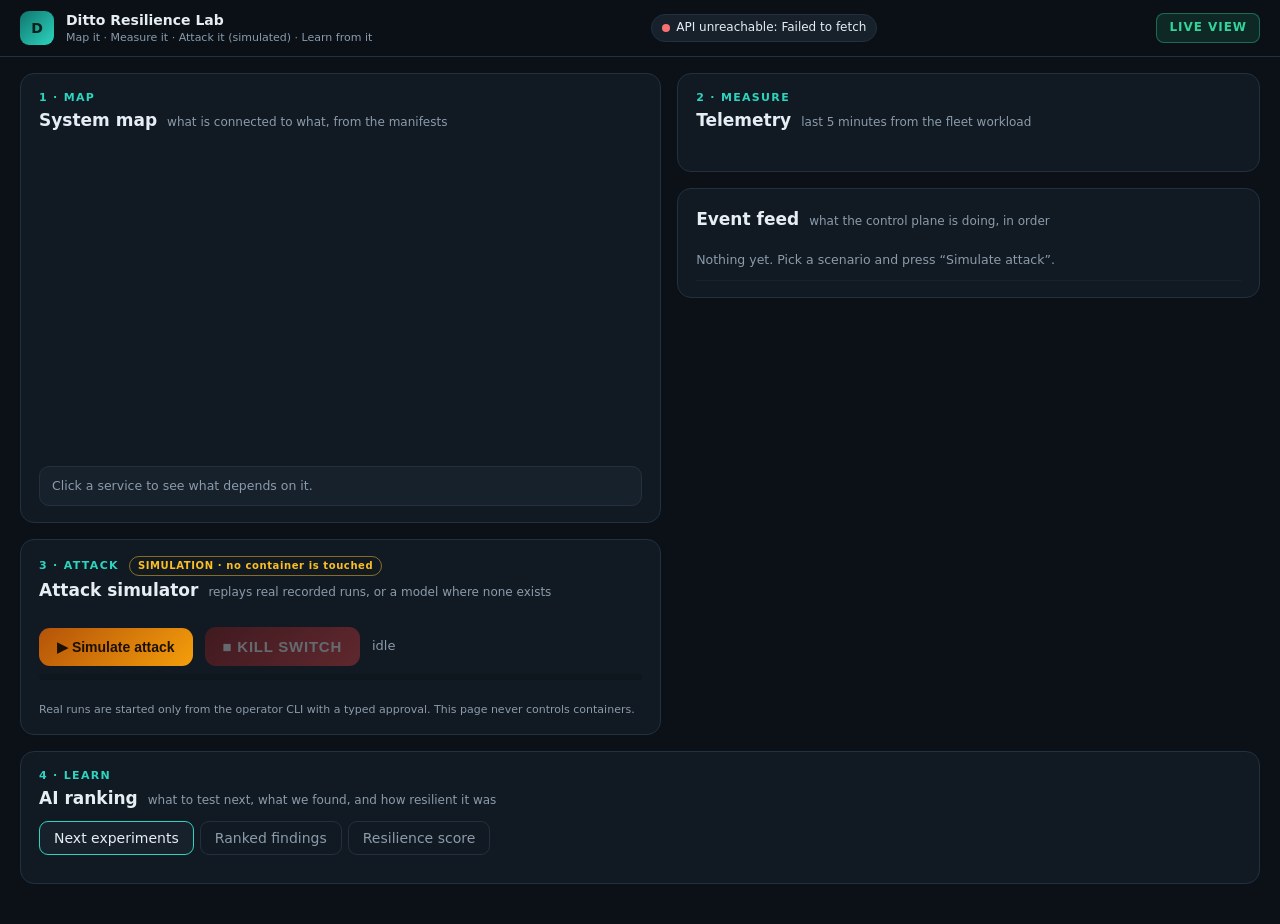
<file: frontend/lab.html>
<!doctype html>
<html lang="en">
<head>
  <meta charset="utf-8">
  <meta name="viewport" content="width=device-width, initial-scale=1">
  <title>Ditto Resilience Lab</title>
  <link rel="stylesheet" href="lab.css">
</head>
<body>
  <header class="top">
    <div class="brand"><span class="logo">D</span><div><strong>Ditto Resilience Lab</strong><small>Map it · Measure it · Attack it (simulated) · Learn from it</small></div></div>
    <div class="pills" id="pills"></div>
    <div class="mode" id="mode">LIVE VIEW</div>
  </header>

  <main class="layout">
    <div class="col">
      <section class="panel" id="map-panel">
        <div class="eyebrow">1 · MAP</div>
        <h2>System map <span class="sub">what is connected to what, from the manifests</span></h2>
        <div class="legend" id="legend"></div>
        <svg id="graph" viewBox="0 0 640 330" role="img" aria-label="Service dependency graph"></svg>
        <div class="node-card" id="node-card">Click a service to see what depends on it.</div>
      </section>

      <section class="panel" id="sim-panel">
        <div class="eyebrow">3 · ATTACK <span class="tag warn">SIMULATION · no container is touched</span></div>
        <h2>Attack simulator <span class="sub">replays real recorded runs, or a model where none exists</span></h2>
        <div class="scenarios" id="scenarios"></div>
        <div class="sim-controls">
          <button id="btn-attack" class="btn attack">▶ Simulate attack</button>
          <button id="btn-kill" class="btn kill" disabled>■ KILL SWITCH</button>
          <div class="timer" id="timer">idle</div>
        </div>
        <div class="progress"><div id="progress-bar"></div></div>
        <div class="rules" id="rules"></div>
        <p class="fineprint" id="sim-note">Real runs are started only from the operator CLI with a typed approval. This page never controls containers.</p>
      </section>
    </div>

    <div class="col">
      <section class="panel" id="tele-panel">
        <div class="eyebrow">2 · MEASURE</div>
        <h2>Telemetry <span class="sub" id="tele-sub">last 5 minutes from the fleet workload</span></h2>
        <div class="kpis" id="kpis"></div>
        <div class="charts" id="charts"></div>
      </section>

      <section class="panel" id="feed-panel">
        <h2>Event feed <span class="sub">what the control plane is doing, in order</span></h2>
        <ol class="feed" id="feed"><li class="muted">Nothing yet. Pick a scenario and press “Simulate attack”.</li></ol>
      </section>
    </div>

    <section class="panel wide" id="ai-panel">
      <div class="eyebrow">4 · LEARN</div>
      <h2>AI ranking <span class="sub">what to test next, what we found, and how resilient it was</span></h2>
      <div class="tabs" id="tabs">
        <button data-tab="next" class="on">Next experiments</button>
        <button data-tab="findings">Ranked findings</button>
        <button data-tab="score">Resilience score</button>
      </div>
      <div id="tab-body"></div>
    </section>
  </main>
  <script src="config.js"></script>
  <script src="lab.js"></script>
</body>
</html>
</file>
<file: frontend/lab.css>
:root{
  --bg:#0b1117;--panel:#111a23;--panel2:#16212c;--line:#22303f;--text:#e6edf3;--muted:#8b9bab;
  --teal:#2dd4bf;--ok:#34d399;--warn:#fbbf24;--bad:#f87171;--info:#60a5fa;--viol:#a78bfa;
  color-scheme:dark;
}
*{box-sizing:border-box}
body{margin:0;background:var(--bg);color:var(--text);font:14px/1.45 system-ui,-apple-system,"Segoe UI",sans-serif}
body.simulating{box-shadow:inset 0 0 0 3px rgba(251,191,36,.55)}
h2{margin:2px 0 10px;font-size:17px;font-weight:650;display:flex;gap:10px;align-items:baseline;flex-wrap:wrap}
.sub{font-size:12px;font-weight:400;color:var(--muted)}
.muted{color:var(--muted)}
.top{position:sticky;top:0;z-index:5;display:flex;gap:18px;align-items:center;justify-content:space-between;flex-wrap:wrap;padding:10px 20px;background:rgba(11,17,23,.92);backdrop-filter:blur(6px);border-bottom:1px solid var(--line)}
.brand{display:flex;gap:12px;align-items:center}
.brand small{display:block;color:var(--muted);font-size:11px}
.logo{display:grid;place-items:center;width:34px;height:34px;border-radius:9px;background:linear-gradient(135deg,#0f766e,#2dd4bf);color:#04201c;font-weight:800}
.pills{display:flex;gap:8px;flex-wrap:wrap}
.pill{display:inline-flex;gap:6px;align-items:center;padding:4px 10px;border-radius:999px;background:var(--panel2);border:1px solid var(--line);font-size:12px}
.pill i{width:8px;height:8px;border-radius:50%;background:var(--muted)}
.pill.ok i{background:var(--ok)}.pill.warn i{background:var(--warn)}.pill.bad i{background:var(--bad)}
.mode{padding:5px 12px;border-radius:8px;font-weight:700;font-size:12px;letter-spacing:.08em;background:rgba(52,211,153,.12);color:var(--ok);border:1px solid rgba(52,211,153,.4)}
.mode.sim{background:rgba(251,191,36,.14);color:var(--warn);border-color:rgba(251,191,36,.6);animation:pulse 1.2s infinite}
@keyframes pulse{50%{opacity:.55}}
.layout{display:grid;grid-template-columns:minmax(0,1.1fr) minmax(0,1fr);gap:16px;padding:16px 20px 40px;max-width:1500px;margin:0 auto}
.col{display:flex;flex-direction:column;gap:16px;min-width:0}
.wide{grid-column:1/-1}
.panel{background:var(--panel);border:1px solid var(--line);border-radius:14px;padding:16px 18px;min-width:0}
.eyebrow{font-size:11px;letter-spacing:.12em;color:var(--teal);font-weight:700;display:flex;gap:10px;align-items:center}
.tag{font-size:10px;letter-spacing:.06em;padding:2px 8px;border-radius:999px;border:1px solid var(--line);color:var(--muted)}
.tag.warn{color:var(--warn);border-color:rgba(251,191,36,.5)}
.legend{display:flex;gap:14px;flex-wrap:wrap;font-size:11px;color:var(--muted);margin-bottom:4px}
.legend span{display:inline-flex;gap:6px;align-items:center}
.legend b{display:inline-block;width:18px;height:0;border-top:2px solid var(--muted)}
.legend b.dash{border-top-style:dashed}
.legend em{width:10px;height:10px;border-radius:3px;display:inline-block}
#graph{width:100%;height:auto;display:block}
.node rect{fill:var(--panel2);stroke:#2f4357;stroke-width:1.4;rx:9;transition:all .25s}
.node text{fill:var(--text);font-size:12px;font-weight:600}
.node .slis{fill:var(--muted);font-size:9px;font-weight:400}
.node{cursor:pointer}
.node:hover rect{stroke:var(--teal)}
.node.sel rect{stroke:var(--teal);stroke-width:2.4}
.node.target rect{fill:#3b1519;stroke:var(--bad);stroke-width:2.4}
.node.target{animation:pulse 0.9s infinite}
.node.impacted rect{fill:#3a2d0f;stroke:var(--warn);stroke-width:2}
.node.recover rect{fill:#10283f;stroke:var(--info);stroke-width:2}
.edge{fill:none;stroke:#3a5068;stroke-width:1.4}
.edge.documented{stroke-dasharray:5 4;stroke:#7a6a3a}
.edge.hot{stroke:var(--bad);stroke-width:2.2}
.node-card{margin-top:8px;padding:10px 12px;border-radius:10px;background:var(--panel2);border:1px solid var(--line);font-size:12.5px;color:var(--muted)}
.node-card strong{color:var(--text)}
.chip{display:inline-block;padding:1px 8px;margin:1px 3px 1px 0;border-radius:999px;font-size:11px;border:1px solid var(--line);background:#0e161e}
.chip.hold{color:var(--ok);border-color:rgba(52,211,153,.4)}.chip.degrade{color:var(--warn);border-color:rgba(251,191,36,.5)}.chip.fail{color:var(--bad);border-color:rgba(248,113,113,.5)}
.scenarios{display:grid;grid-template-columns:repeat(auto-fill,minmax(190px,1fr));gap:10px}
.scn{all:unset;box-sizing:border-box;cursor:pointer;padding:10px 12px;border-radius:11px;background:var(--panel2);border:1px solid var(--line);display:block}
.scn:hover{border-color:#3a566f}
.scn.on{border-color:var(--warn);background:#2a2412}
.scn:disabled{opacity:.45;cursor:not-allowed}.scn:disabled:hover{border-color:var(--line)}
.scn:focus-visible,.tabs button:focus-visible{outline:2px solid var(--teal);outline-offset:2px}
.row-btn:disabled{opacity:.4;cursor:not-allowed}
.scn strong{display:block;font-size:13px}.scn small{display:block;color:var(--muted);font-size:11px;margin-top:2px}
.scn .src{margin-top:6px;font-size:10px;letter-spacing:.06em}
.src.real{color:var(--ok)}.src.model{color:var(--viol)}
.sim-controls{display:flex;gap:12px;align-items:center;margin:14px 0 8px;flex-wrap:wrap}
.btn{border:0;border-radius:11px;padding:11px 18px;font-weight:700;font-size:14px;cursor:pointer;color:#fff}
.btn.attack{background:linear-gradient(135deg,#b45309,#f59e0b);color:#1c1002}
.btn.kill{background:linear-gradient(135deg,#991b1b,#ef4444);font-size:15px;letter-spacing:.05em;box-shadow:0 0 0 0 rgba(239,68,68,.6)}
.btn.kill:not(:disabled){animation:armed 1.4s infinite}
@keyframes armed{70%{box-shadow:0 0 0 12px rgba(239,68,68,0)}}
.btn:disabled{opacity:.35;cursor:not-allowed;animation:none}
.timer{font-variant-numeric:tabular-nums;color:var(--muted);font-size:13px}
.progress{height:6px;background:#0e161e;border-radius:99px;overflow:hidden}
.progress div{height:100%;width:0;background:linear-gradient(90deg,var(--teal),var(--warn));transition:width .3s}
.rules{display:grid;grid-template-columns:repeat(auto-fit,minmax(200px,1fr));gap:8px;margin-top:12px}
.rule{padding:8px 10px;border-radius:9px;border:1px solid var(--line);background:var(--panel2);font-size:12px;display:flex;gap:8px;align-items:center}
.rule i{width:9px;height:9px;border-radius:50%;background:var(--ok);flex:none}
.rule.tripped{border-color:var(--bad);background:#30151a}.rule.tripped i{background:var(--bad)}
.rule small{color:var(--muted);display:block}
.fineprint{font-size:11px;color:var(--muted);margin:10px 0 0}
.kpis{display:grid;grid-template-columns:repeat(auto-fit,minmax(130px,1fr));gap:10px;margin-bottom:12px}
.kpi{padding:10px 12px;border-radius:11px;background:var(--panel2);border:1px solid var(--line)}
.kpi small{color:var(--muted);font-size:11px;letter-spacing:.05em}
.kpi b{display:block;font-size:22px;font-variant-numeric:tabular-nums;margin-top:2px}
.kpi.ok b{color:var(--ok)}.kpi.warn b{color:var(--warn)}.kpi.bad b{color:var(--bad)}.kpi.none b{color:var(--muted)}
.kpi span{font-size:11px;color:var(--muted)}
.charts{display:grid;gap:10px}
.chart{background:var(--panel2);border:1px solid var(--line);border-radius:11px;padding:8px 10px}
.chart h3{margin:0 0 2px;font-size:12px;font-weight:600;display:flex;justify-content:space-between;color:var(--muted)}
.chart svg{width:100%;height:auto;display:block}
.chart text{fill:var(--muted);font-size:9px}
.chart .grid{stroke:#1d2a37;stroke-width:1}
.feed{list-style:none;margin:0;padding:0;max-height:260px;overflow:auto;font-size:12.5px}
.feed li{display:grid;grid-template-columns:62px 1fr;gap:10px;padding:6px 0;border-bottom:1px solid #18232e}
.feed time{color:var(--muted);font-variant-numeric:tabular-nums}
.feed li.bad{color:var(--bad)}.feed li.ok{color:var(--ok)}.feed li.warn{color:var(--warn)}.feed li.info{color:var(--info)}
.tabs{display:flex;gap:6px;margin-bottom:12px;flex-wrap:wrap}
.tabs button{all:unset;cursor:pointer;padding:6px 14px;border-radius:9px;border:1px solid var(--line);color:var(--muted)}
.tabs button.on{background:var(--panel2);color:var(--text);border-color:var(--teal)}
.rank-list{display:grid;gap:10px}
.rank{display:grid;grid-template-columns:36px 1fr;gap:12px;padding:12px;border-radius:12px;background:var(--panel2);border:1px solid var(--line)}
.rank .n{display:grid;place-items:center;width:34px;height:34px;border-radius:9px;background:#0e161e;font-weight:800;color:var(--teal)}
.rank h4{margin:0 0 4px;font-size:14px;display:flex;gap:8px;align-items:center;flex-wrap:wrap}
.sev{padding:1px 8px;border-radius:999px;font-size:11px;font-weight:700;text-transform:uppercase}
.sev.critical,.sev.high{background:rgba(248,113,113,.15);color:var(--bad)}.sev.medium{background:rgba(251,191,36,.15);color:var(--warn)}.sev.low,.sev.info{background:rgba(96,165,250,.15);color:var(--info)}
.bar{height:6px;border-radius:99px;background:#0e161e;overflow:hidden;margin:6px 0;max-width:260px}.bar i{display:block;height:100%;background:linear-gradient(90deg,var(--teal),var(--ok))}
.facts{display:flex;gap:6px;flex-wrap:wrap;margin:6px 0}
.fact{padding:3px 9px;border-radius:8px;background:#0e161e;border:1px solid var(--line);font-size:12px}
.fact small{color:var(--muted)}
.row-btn{border:1px solid var(--line);background:#0e161e;color:var(--text);border-radius:8px;padding:4px 10px;font-size:12px;cursor:pointer}
.row-btn:hover{border-color:var(--warn);color:var(--warn)}
.hyp{font-size:12.5px;color:var(--muted)}.hyp b{color:var(--viol)}
code{background:#0b1117;border:1px solid var(--line);border-radius:6px;padding:1px 6px;font-size:11.5px;word-break:break-all}
.score-grid{display:grid;grid-template-columns:repeat(auto-fit,minmax(340px,1fr));gap:12px}
.score-card{padding:14px;border-radius:12px;background:var(--panel2);border:1px solid var(--line);display:grid;grid-template-columns:96px 1fr;gap:14px}
.ring{width:92px;height:92px;border-radius:50%;display:grid;place-items:center;background:conic-gradient(var(--c) calc(var(--v)*1%),#0e161e 0)}
.ring span{display:grid;place-items:center;width:70px;height:70px;border-radius:50%;background:var(--panel2);font-size:20px;font-weight:800}
.comp{display:grid;grid-template-columns:90px 1fr 38px;gap:8px;align-items:center;font-size:12px;margin:3px 0}
.comp .bar{margin:0;max-width:none}
.empty{color:var(--muted);padding:18px;text-align:center;border:1px dashed var(--line);border-radius:12px}
@media(max-width:1000px){.layout{grid-template-columns:minmax(0,1fr)}}

.feed li.muted{display:block;padding:10px 0}
</file>
